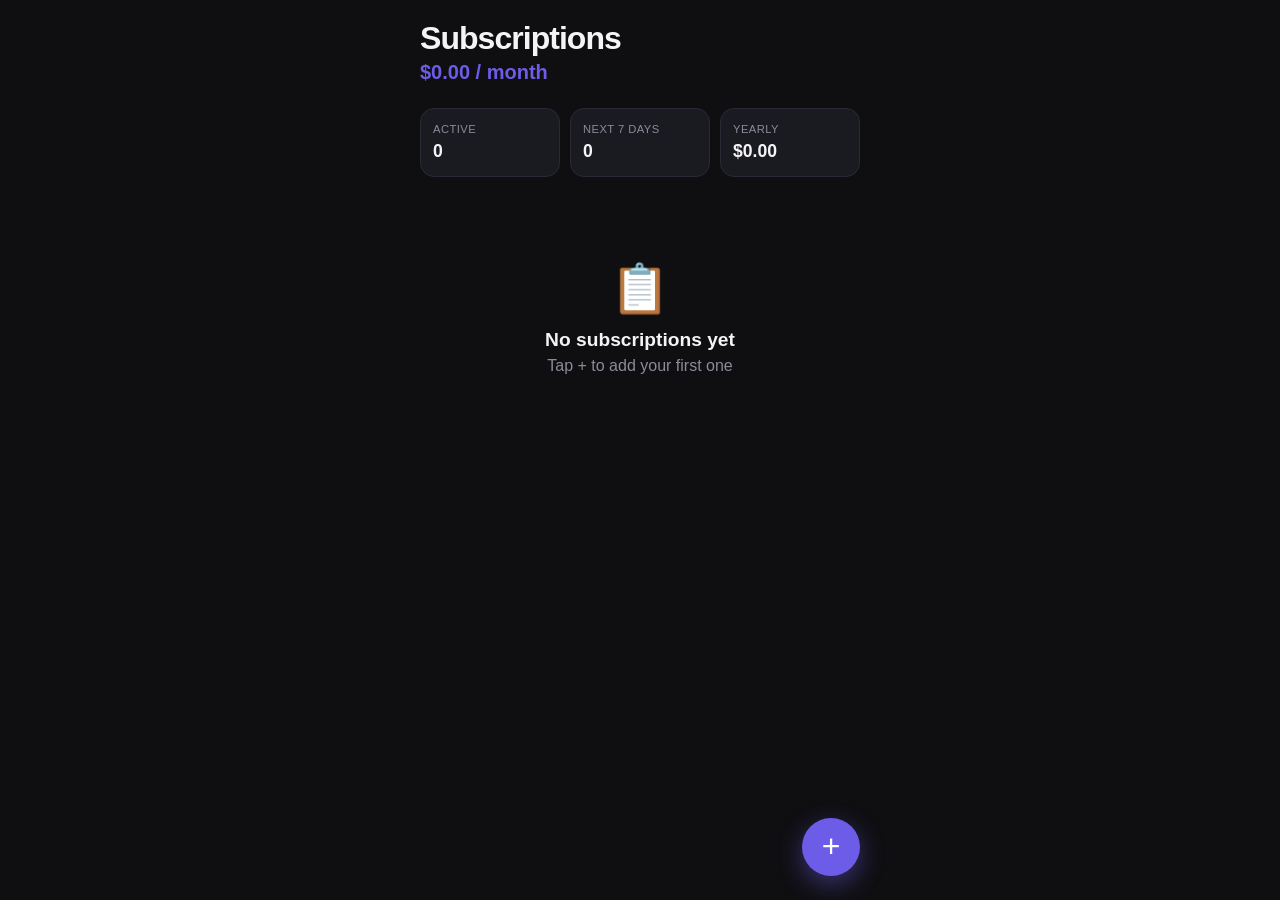
<file: index.html>
<!DOCTYPE html>
<html lang="en">
<head>
  <meta charset="UTF-8">
  <meta name="viewport" content="width=device-width, initial-scale=1, viewport-fit=cover, user-scalable=no">
  <meta name="apple-mobile-web-app-capable" content="yes">
  <meta name="apple-mobile-web-app-status-bar-style" content="black-translucent">
  <meta name="apple-mobile-web-app-title" content="Subs">
  <meta name="theme-color" content="#0f0f12">
  <link rel="manifest" href="manifest.json">
  <link rel="apple-touch-icon" href="icon-192.png">
  <link rel="icon" href="icon-192.png">
  <title>Subscription Tracker</title>
  <link rel="stylesheet" href="styles.css">
</head>
<body>
  <div class="app">
    <header class="header">
      <h1>Subscriptions</h1>
      <p class="subtitle" id="monthlyTotal">$0.00 / month</p>
    </header>

    <section class="summary" id="summary">
      <div class="summary-card">
        <span class="summary-label">Active</span>
        <span class="summary-value" id="activeCount">0</span>
      </div>
      <div class="summary-card">
        <span class="summary-label">Next 7 days</span>
        <span class="summary-value" id="upcomingCount">0</span>
      </div>
      <div class="summary-card">
        <span class="summary-label">Yearly</span>
        <span class="summary-value" id="yearlyTotal">$0</span>
      </div>
    </section>

    <main class="list" id="subscriptionList"></main>

    <div class="empty-state" id="emptyState">
      <div class="empty-icon">📋</div>
      <h2>No subscriptions yet</h2>
      <p>Tap + to add your first one</p>
    </div>

    <button class="fab" id="addBtn" aria-label="Add subscription">+</button>
  </div>

  <dialog class="modal" id="modal">
    <form id="form" method="dialog">
      <div class="modal-header">
        <h2 id="modalTitle">Add Subscription</h2>
        <button type="button" class="close-btn" id="closeBtn" aria-label="Close">&times;</button>
      </div>

      <label>
        Name
        <input type="text" id="name" placeholder="Netflix, Spotify…" required autocomplete="off">
      </label>

      <label>
        Amount
        <div class="input-prefix">
          <span>$</span>
          <input type="number" id="amount" placeholder="9.99" step="0.01" min="0" required inputmode="decimal">
        </div>
      </label>

      <label>
        Billing cycle
        <select id="cycle">
          <option value="weekly">Weekly</option>
          <option value="monthly" selected>Monthly</option>
          <option value="yearly">Yearly</option>
        </select>
      </label>

      <label>
        Next billing date
        <input type="date" id="nextDate" required>
      </label>

      <label>
        Category
        <select id="category">
          <option value="entertainment">Entertainment</option>
          <option value="music">Music</option>
          <option value="productivity">Productivity</option>
          <option value="fitness">Fitness</option>
          <option value="cloud">Cloud / Storage</option>
          <option value="news">News</option>
          <option value="other">Other</option>
        </select>
      </label>

      <div class="form-actions">
        <button type="button" class="btn btn-danger" id="deleteBtn" hidden>Delete</button>
        <button type="submit" class="btn btn-primary" id="saveBtn">Save</button>
      </div>
    </form>
  </dialog>

  <script src="app.js"></script>
  <script>
    if ('serviceWorker' in navigator) {
      navigator.serviceWorker.register('sw.js');
    }
  </script>
</body>
</html>
</file>
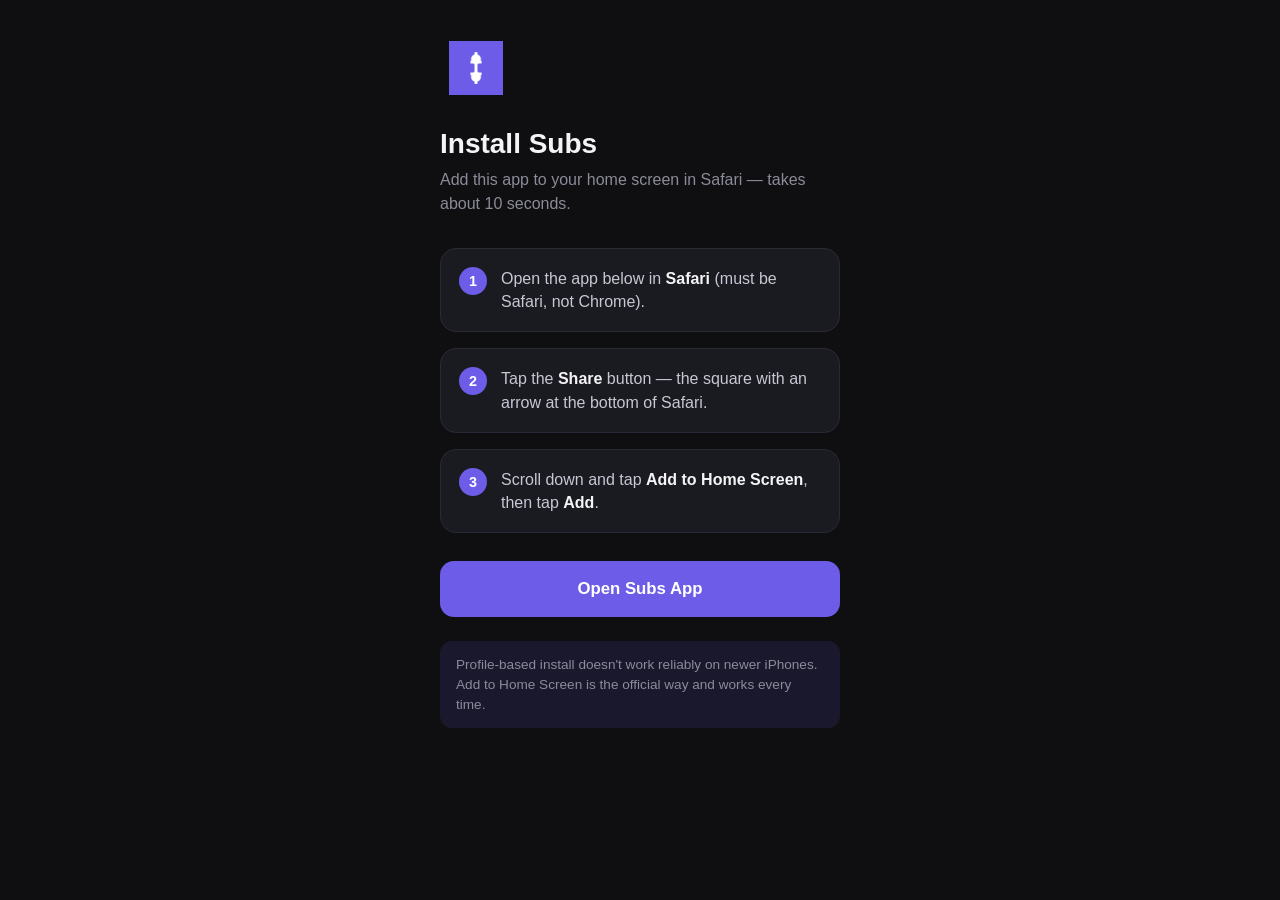
<file: install.html>
<!DOCTYPE html>
<html lang="en">
<head>
  <meta charset="UTF-8">
  <meta name="viewport" content="width=device-width, initial-scale=1, viewport-fit=cover">
  <meta name="apple-mobile-web-app-capable" content="yes">
  <meta name="apple-mobile-web-app-title" content="Subs">
  <link rel="apple-touch-icon" href="icon-192.png">
  <title>Install Subs</title>
  <style>
    * { box-sizing: border-box; margin: 0; padding: 0; }
    body {
      font-family: -apple-system, BlinkMacSystemFont, sans-serif;
      background: #0f0f12;
      color: #f4f4f6;
      min-height: 100vh;
      padding: calc(env(safe-area-inset-top) + 32px) 24px calc(env(safe-area-inset-bottom) + 32px);
    }
    .wrap { max-width: 400px; margin: 0 auto; }
    .icon {
      width: 72px;
      height: 72px;
      border-radius: 16px;
      margin-bottom: 20px;
    }
    h1 { font-size: 1.75rem; margin-bottom: 8px; }
    .lead { color: #8b8b9a; line-height: 1.5; margin-bottom: 32px; }
    .steps { display: flex; flex-direction: column; gap: 16px; }
    .step {
      background: #1a1a21;
      border: 1px solid #2a2a36;
      border-radius: 16px;
      padding: 18px;
      display: flex;
      gap: 14px;
      align-items: flex-start;
    }
    .num {
      width: 28px;
      height: 28px;
      border-radius: 50%;
      background: #6c5ce7;
      color: white;
      font-weight: 700;
      font-size: 0.9rem;
      display: flex;
      align-items: center;
      justify-content: center;
      flex-shrink: 0;
    }
    .step p { line-height: 1.45; color: #c8c8d4; }
    .step strong { color: #f4f4f6; }
    .open-btn {
      display: block;
      width: 100%;
      margin-top: 28px;
      background: #6c5ce7;
      color: white;
      text-decoration: none;
      text-align: center;
      padding: 18px;
      border-radius: 14px;
      font-weight: 600;
      font-size: 1.05rem;
    }
    .note {
      margin-top: 24px;
      padding: 14px 16px;
      background: rgba(108, 92, 231, 0.12);
      border-radius: 12px;
      color: #8b8b9a;
      font-size: 0.85rem;
      line-height: 1.45;
    }
  </style>
</head>
<body>
  <div class="wrap">
    <img class="icon" src="icon-192.png" alt="Subs icon">
    <h1>Install Subs</h1>
    <p class="lead">Add this app to your home screen in Safari — takes about 10 seconds.</p>

    <div class="steps">
      <div class="step">
        <div class="num">1</div>
        <p>Open the app below in <strong>Safari</strong> (must be Safari, not Chrome).</p>
      </div>
      <div class="step">
        <div class="num">2</div>
        <p>Tap the <strong>Share</strong> button — the square with an arrow at the bottom of Safari.</p>
      </div>
      <div class="step">
        <div class="num">3</div>
        <p>Scroll down and tap <strong>Add to Home Screen</strong>, then tap <strong>Add</strong>.</p>
      </div>
    </div>

    <a class="open-btn" href="./">Open Subs App</a>

    <p class="note">Profile-based install doesn't work reliably on newer iPhones. Add to Home Screen is the official way and works every time.</p>
  </div>
</body>
</html>
</file>
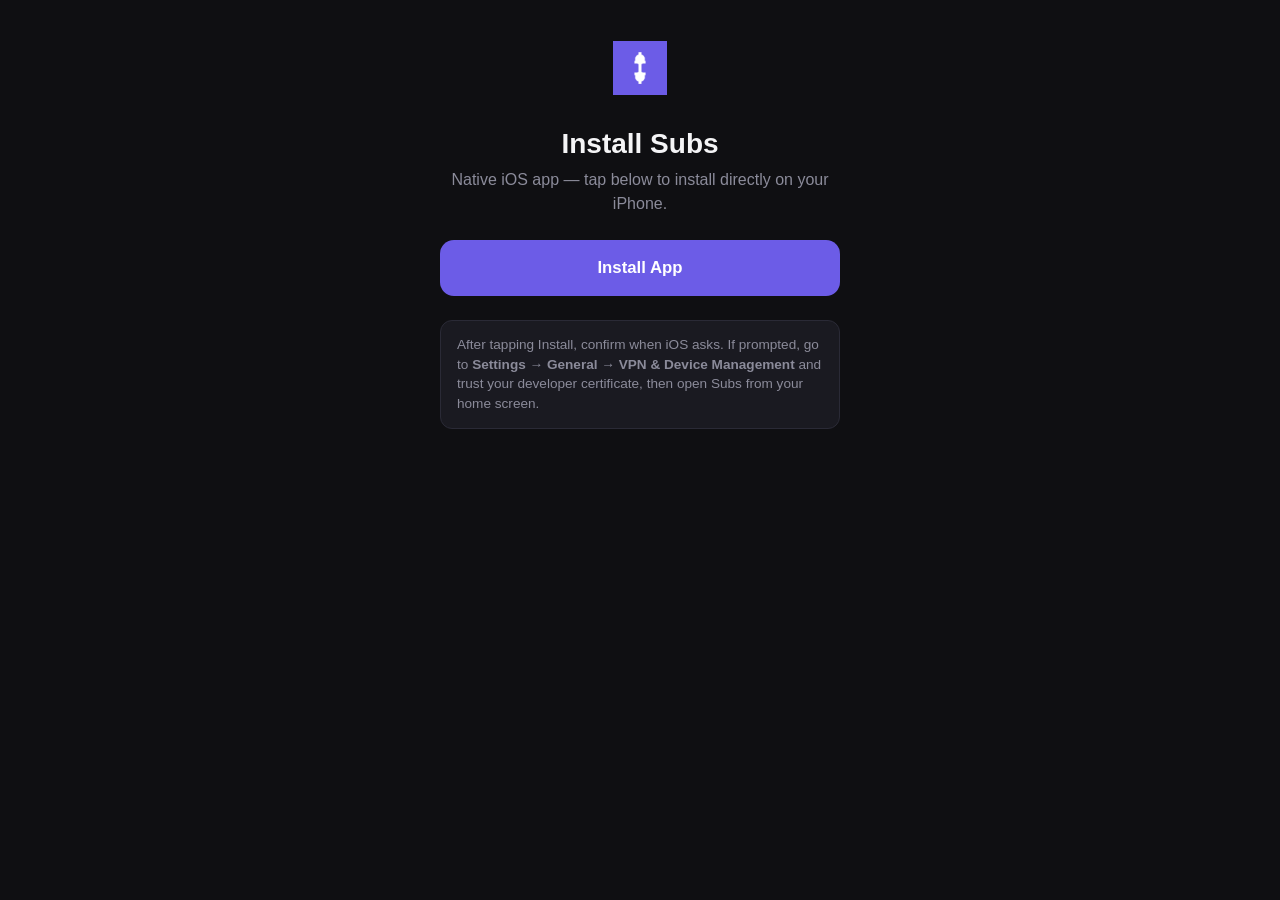
<file: ios/install.html>
<!DOCTYPE html>
<html lang="en">
<head>
  <meta charset="UTF-8">
  <meta name="viewport" content="width=device-width, initial-scale=1, viewport-fit=cover">
  <title>Install Subs</title>
  <style>
    * { box-sizing: border-box; margin: 0; padding: 0; }
    body {
      font-family: -apple-system, BlinkMacSystemFont, sans-serif;
      background: #0f0f12;
      color: #f4f4f6;
      min-height: 100vh;
      padding: calc(env(safe-area-inset-top) + 32px) 24px calc(env(safe-area-inset-bottom) + 32px);
    }
    .wrap { max-width: 400px; margin: 0 auto; text-align: center; }
    .icon { width: 72px; height: 72px; border-radius: 16px; margin-bottom: 20px; }
    h1 { font-size: 1.75rem; margin-bottom: 8px; }
    p { color: #8b8b9a; line-height: 1.5; margin-bottom: 24px; }
    a.btn {
      display: block;
      background: #6c5ce7;
      color: white;
      text-decoration: none;
      padding: 18px;
      border-radius: 14px;
      font-weight: 600;
      font-size: 1.05rem;
    }
    .note {
      margin-top: 24px;
      font-size: 0.85rem;
      color: #8b8b9a;
      line-height: 1.45;
      text-align: left;
      background: #1a1a21;
      border: 1px solid #2a2a36;
      border-radius: 12px;
      padding: 14px 16px;
    }
  </style>
</head>
<body>
  <div class="wrap">
    <img class="icon" src="../icon-192.png" alt="Subs">
    <h1>Install Subs</h1>
    <p>Native iOS app — tap below to install directly on your iPhone.</p>
    <a class="btn" id="install" href="itms-services://?action=download-manifest&amp;url=https://ryuyajay-sketch.github.io/subscription-tracker/ios/manifest.plist">Install App</a>
    <p class="note">
      After tapping Install, confirm when iOS asks. If prompted, go to <strong>Settings → General → VPN &amp; Device Management</strong> and trust your developer certificate, then open Subs from your home screen.
    </p>
  </div>
</body>
</html>
</file>
<file: styles.css>
:root {
  --bg: #0f0f12;
  --surface: #1a1a21;
  --surface-hover: #22222c;
  --border: #2a2a36;
  --text: #f4f4f6;
  --text-muted: #8b8b9a;
  --accent: #6c5ce7;
  --accent-soft: rgba(108, 92, 231, 0.15);
  --danger: #ff6b6b;
  --radius: 16px;
  --safe-top: env(safe-area-inset-top, 0px);
  --safe-bottom: env(safe-area-inset-bottom, 0px);
}

* {
  box-sizing: border-box;
  margin: 0;
  padding: 0;
  -webkit-tap-highlight-color: transparent;
}

html, body {
  height: 100%;
  background: var(--bg);
  color: var(--text);
  font-family: -apple-system, BlinkMacSystemFont, "SF Pro Text", "Segoe UI", sans-serif;
  overscroll-behavior: none;
}

.app {
  max-width: 480px;
  margin: 0 auto;
  min-height: 100%;
  padding: calc(var(--safe-top) + 20px) 20px calc(var(--safe-bottom) + 100px);
}

.header h1 {
  font-size: 2rem;
  font-weight: 700;
  letter-spacing: -0.03em;
}

.subtitle {
  color: var(--accent);
  font-size: 1.25rem;
  font-weight: 600;
  margin-top: 4px;
}

.summary {
  display: grid;
  grid-template-columns: repeat(3, 1fr);
  gap: 10px;
  margin: 24px 0;
}

.summary-card {
  background: var(--surface);
  border: 1px solid var(--border);
  border-radius: 14px;
  padding: 14px 12px;
  display: flex;
  flex-direction: column;
  gap: 6px;
}

.summary-label {
  font-size: 0.7rem;
  color: var(--text-muted);
  text-transform: uppercase;
  letter-spacing: 0.04em;
}

.summary-value {
  font-size: 1.1rem;
  font-weight: 700;
}

.list {
  display: flex;
  flex-direction: column;
  gap: 10px;
}

.sub-card {
  background: var(--surface);
  border: 1px solid var(--border);
  border-radius: var(--radius);
  padding: 16px;
  display: flex;
  align-items: center;
  gap: 14px;
  cursor: pointer;
  transition: background 0.15s;
}

.sub-card:active {
  background: var(--surface-hover);
}

.sub-icon {
  width: 44px;
  height: 44px;
  border-radius: 12px;
  display: flex;
  align-items: center;
  justify-content: center;
  font-size: 1.25rem;
  flex-shrink: 0;
  background: var(--accent-soft);
}

.sub-info {
  flex: 1;
  min-width: 0;
}

.sub-name {
  font-weight: 600;
  font-size: 1rem;
  white-space: nowrap;
  overflow: hidden;
  text-overflow: ellipsis;
}

.sub-meta {
  color: var(--text-muted);
  font-size: 0.82rem;
  margin-top: 2px;
}

.sub-amount {
  text-align: right;
  flex-shrink: 0;
}

.sub-price {
  font-weight: 700;
  font-size: 1rem;
}

.sub-cycle {
  color: var(--text-muted);
  font-size: 0.75rem;
}

.sub-soon {
  border-color: var(--accent);
  box-shadow: 0 0 0 1px var(--accent-soft);
}

.empty-state {
  text-align: center;
  padding: 60px 20px;
  color: var(--text-muted);
}

.empty-state.hidden {
  display: none;
}

.empty-icon {
  font-size: 3rem;
  margin-bottom: 12px;
}

.empty-state h2 {
  color: var(--text);
  font-size: 1.2rem;
  margin-bottom: 6px;
}

.fab {
  position: fixed;
  right: max(20px, calc(50% - 220px));
  bottom: calc(var(--safe-bottom) + 24px);
  width: 58px;
  height: 58px;
  border-radius: 50%;
  border: none;
  background: var(--accent);
  color: white;
  font-size: 2rem;
  line-height: 1;
  cursor: pointer;
  box-shadow: 0 8px 24px rgba(108, 92, 231, 0.45);
  display: flex;
  align-items: center;
  justify-content: center;
  padding-bottom: 2px;
}

.fab:active {
  transform: scale(0.96);
}

.modal {
  border: none;
  border-radius: 20px 20px 0 0;
  padding: 0;
  width: 100%;
  max-width: 480px;
  margin: auto 0 0;
  background: var(--surface);
  color: var(--text);
  max-height: 90vh;
  overflow-y: auto;
}

.modal::backdrop {
  background: rgba(0, 0, 0, 0.6);
  backdrop-filter: blur(4px);
}

.modal[open] {
  animation: slideUp 0.25s ease;
}

@keyframes slideUp {
  from { transform: translateY(100%); }
  to { transform: translateY(0); }
}

.modal form {
  padding: 20px 20px calc(var(--safe-bottom) + 20px);
  display: flex;
  flex-direction: column;
  gap: 16px;
}

.modal-header {
  display: flex;
  align-items: center;
  justify-content: space-between;
}

.modal-header h2 {
  font-size: 1.25rem;
}

.close-btn {
  background: none;
  border: none;
  color: var(--text-muted);
  font-size: 1.75rem;
  line-height: 1;
  cursor: pointer;
  padding: 4px 8px;
}

label {
  display: flex;
  flex-direction: column;
  gap: 8px;
  font-size: 0.85rem;
  color: var(--text-muted);
  font-weight: 500;
}

input, select {
  background: var(--bg);
  border: 1px solid var(--border);
  border-radius: 12px;
  padding: 14px 16px;
  color: var(--text);
  font-size: 1rem;
  font-family: inherit;
  width: 100%;
  appearance: none;
}

input:focus, select:focus {
  outline: none;
  border-color: var(--accent);
}

.input-prefix {
  display: flex;
  align-items: center;
  background: var(--bg);
  border: 1px solid var(--border);
  border-radius: 12px;
  overflow: hidden;
}

.input-prefix span {
  padding-left: 16px;
  color: var(--text-muted);
  font-size: 1rem;
}

.input-prefix input {
  border: none;
  border-radius: 0;
}

.form-actions {
  display: flex;
  gap: 10px;
  margin-top: 8px;
}

.btn {
  flex: 1;
  padding: 16px;
  border-radius: 14px;
  border: none;
  font-size: 1rem;
  font-weight: 600;
  cursor: pointer;
  font-family: inherit;
}

.btn-primary {
  background: var(--accent);
  color: white;
}

.btn-danger {
  background: rgba(255, 107, 107, 0.15);
  color: var(--danger);
}
</file>
